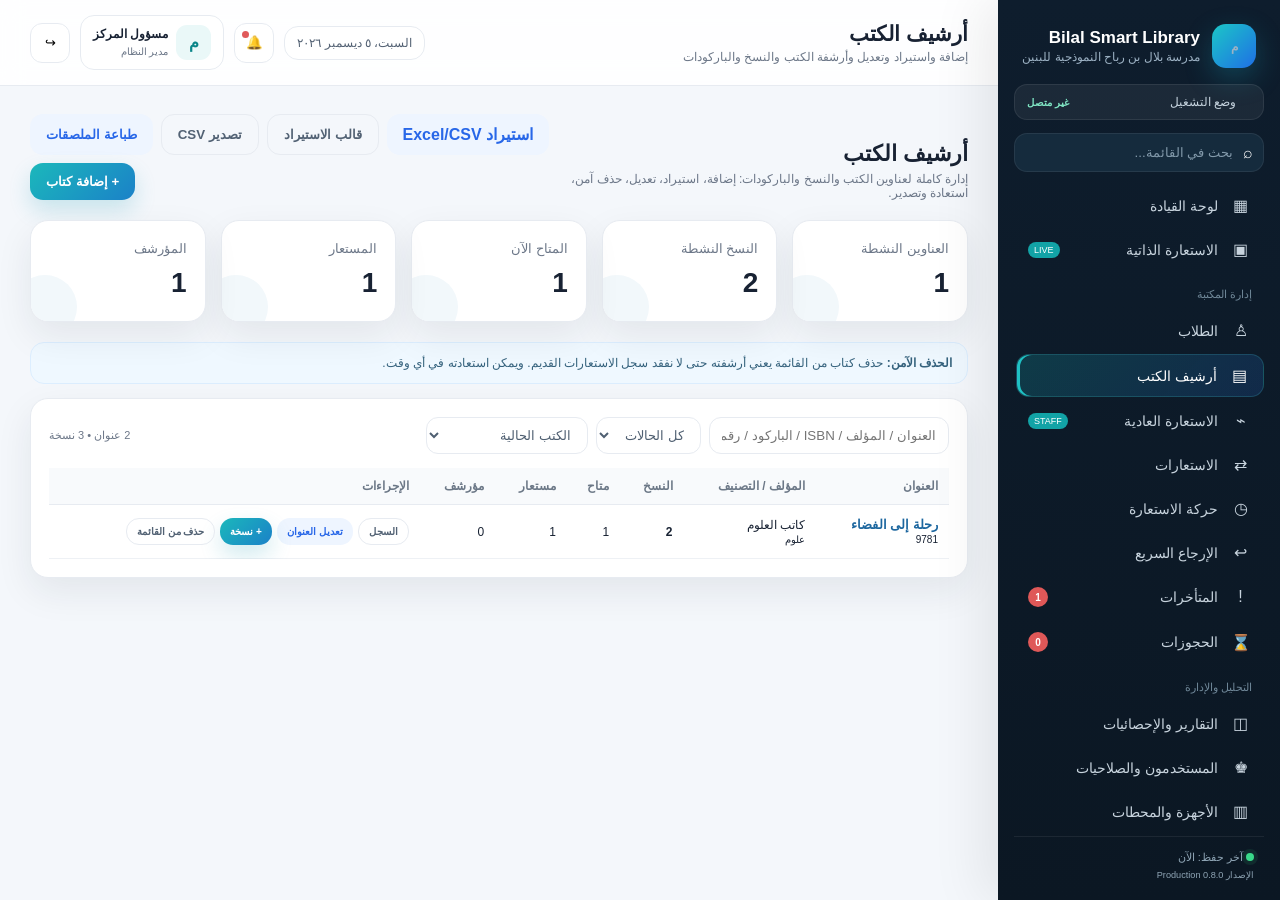
<file: _ui_test.html>
<!DOCTYPE html>
<html lang="ar" dir="rtl">
<head>
  <meta charset="UTF-8" />
  <meta name="viewport" content="width=device-width, initial-scale=1.0" />
  <title>Bilal Smart Library</title>
  <link rel="stylesheet" href="style.css" />
</head>
<body>
  <div id="loginView" class="login-shell">
    <div class="login-glow glow-1"></div><div class="login-glow glow-2"></div>
    <div class="login-card">
      <div id="loginLogoSlot" class="brand-mark logo-slot">م</div>
      <div class="login-brand">منارة التعلّم الرقمي</div>
      <h1 id="loginSiteName">Bilal Smart Library</h1>
      <p id="loginSchoolName">مدرسة بلال بن رباح النموذجية للبنين</p>
      <label>البريد الإلكتروني</label>
      <input id="loginUser" type="email" autocomplete="username" placeholder="admin@school.qa" />
      <label>كلمة المرور</label>
      <input id="loginPass" type="password" autocomplete="current-password" placeholder="••••••••" />
      <button class="btn primary wide" id="loginBtn">دخول النظام</button>
      <button class="btn ghost wide" id="kioskFromLogin">فتح محطة الاستعارة الخارجية</button>
      <div class="login-note">Production v0.8.0 — Supabase سحابي، تعدد الأجهزة، Excel، حجوزات، تجديد وRFID-ready</div>
    </div>
  </div>

  <div id="appView" class="app hidden">
    <aside class="sidebar" id="sidebar">
      <div class="sidebar-head">
        <div id="sidebarLogoSlot" class="brand-mark small logo-slot">م</div>
        <div><strong id="sidebarSiteName">منارة المكتبة</strong><span id="sidebarSchoolName">الإدارة الذكية</span></div>
      </div>
      <div class="cloud-pill" id="modePill"><span class="dot ok"></span> وضع التشغيل <b>Supabase Cloud</b></div>
      <div class="side-search"><span>⌕</span><input id="sideSearch" placeholder="بحث في القائمة..." /></div>
      <nav id="nav">
        <button class="nav-item active" data-view="dashboard"><span>▦</span>لوحة القيادة</button>
        <button class="nav-item" data-view="kiosk"><span>▣</span>الاستعارة الذاتية <em>LIVE</em></button>
        <div class="nav-label">إدارة المكتبة</div>
        <button class="nav-item" data-view="students"><span>♙</span>الطلاب</button>
        <button class="nav-item" data-view="books"><span>▤</span>أرشيف الكتب</button>
        <button class="nav-item" data-view="staffdesk"><span>⌁</span>الاستعارة العادية <em>STAFF</em></button>
        <button class="nav-item" data-view="loans"><span>⇄</span>الاستعارات</button>
        <button class="nav-item" data-view="circulation"><span>◷</span>حركة الاستعارة</button>
        <button class="nav-item" data-view="returns"><span>↩</span>الإرجاع السريع</button>
        <button class="nav-item" data-view="overdue"><span>!</span>المتأخرات <b class="badge">0</b></button>
        <button class="nav-item" data-view="reservations"><span>⌛</span>الحجوزات <b class="badge reserve-badge">0</b></button>
        <div class="nav-label">التحليل والإدارة</div>
        <button class="nav-item" data-view="reports"><span>◫</span>التقارير والإحصائيات</button>
        <button class="nav-item admin-only" data-view="users"><span>♚</span>المستخدمون والصلاحيات</button>
        <button class="nav-item admin-only" data-view="stations"><span>▥</span>الأجهزة والمحطات</button>
        <button class="nav-item" data-view="activity"><span>≡</span>سجل العمليات</button>
        <button class="nav-item admin-only" data-view="settings"><span>⚙</span>الإعدادات</button>
      </nav>
      <div class="sidebar-footer">
        <div><span class="dot ok"></span> آخر حفظ: الآن</div>
        <small>الإصدار 0.8.0 Production</small>
      </div>
    </aside>

    <main class="main">
      <header class="topbar">
        <div class="top-title"><button id="menuBtn" class="icon-btn mobile-only">☰</button><div><h2 id="pageTitle">لوحة القيادة</h2><p id="pageSub">نظرة شاملة على حركة المكتبة اليوم</p></div></div>
        <div class="top-actions">
          <div class="date-chip" id="todayChip"></div>
          <button class="icon-btn" title="الإشعارات">🔔<span class="notify-dot"></span></button>
          <div class="user-chip" id="userChip"><div class="avatar">أ</div><div><b id="topUserName">مدير النظام</b><span id="topUserRole">مدير</span></div></div>
          <button class="icon-btn" id="logoutBtn" title="خروج">↪</button>
        </div>
      </header>

      <section id="content" class="content"></section>
    </main>
  </div>

  <div id="modalBackdrop" class="modal-backdrop hidden"><div class="modal-card"><div class="modal-head"><div><h3 id="modalTitle"></h3><p id="modalSub"></p></div><button id="modalClose" class="icon-btn">×</button></div><div id="modalBody"></div></div></div>
  <div id="toast" class="toast"></div>
  <script>window.supabase={createClient:()=>({auth:{getSession:async()=>({data:{session:null}}),getUser:async()=>({data:{user:null}}),signOut:async()=>({}),signInWithPassword:async()=>({data:{user:null}})},from:()=>({}),functions:{invoke:async()=>({data:null,error:null})},channel:()=>({on(){return this},subscribe(){return this}}),removeChannel:async()=>{}})};</script>
  <script src="cloud-config.js"></script>
  <script src="app.js"></script>
<script>setTimeout(()=>{
currentUser={id:'1',displayName:'مسؤول المركز',role:'admin',active:true};remoteMode=false;
state.students=[{code:'ST001',barcode:'2100001',name:'أحمد محمد',grade:'السادس',section:'1',status:'نشط',rfidTag:'',loans:1},{code:'ST002',barcode:'2100002',name:'سالم علي',grade:'الخامس',section:'2',status:'نشط',rfidTag:'',loans:0}];
state.books=[{code:'BK001-01',barcode:'978000001',title:'رحلة إلى الفضاء',author:'كاتب العلوم',category:'علوم',shelf:'A1',accession:'A-001',isbn:'9781',publisher:'دار العلم',year:'2024',status:'متاح',archived:false,bookActive:true,dbBookId:'b1',dbCopyId:'c1'},{code:'BK001-02',barcode:'978000002',title:'رحلة إلى الفضاء',author:'كاتب العلوم',category:'علوم',shelf:'A1',accession:'A-002',isbn:'9781',publisher:'دار العلم',year:'2024',status:'مستعار',archived:false,bookActive:true,dbBookId:'b1',dbCopyId:'c2'},{code:'BK002-01',barcode:'978000003',title:'قصص من التاريخ',author:'مؤلف عربي',category:'تاريخ',shelf:'B2',accession:'B-001',isbn:'',publisher:'',year:'',status:'متاح',archived:true,bookActive:true,dbBookId:'b2',dbCopyId:'c3'}];
state.loans=[{id:'l1',studentCode:'ST001',student:'أحمد محمد',bookCode:'BK001-02',book:'رحلة إلى الفضاء',loanDateISO:'2026-10-01',dueDateISO:'2026-10-15',returnedDateISO:null,status:'مستعار',renewalsUsed:0,stationId:'KIOSK-01'}];
state.stations=[{id:'KIOSK-01',name:'مكتب مركز مصادر التعلم',location:'المكتبة',type:'staff_desk',readerMode:'barcode',enabled:true}];
state.config.currentStationId='KIOSK-01';applyBranding();showApp();render(location.hash==='#staff'?'staffdesk':'books');
},300);</script></body>
</html>
</file>
<file: style.css>
:root{
  --bg:#f4f7fb; --card:#ffffff; --text:#182233; --muted:#6c7788; --line:#e7ebf1;
  --nav:#0e1d2d; --nav2:#10283a; --accent:#12a3a6; --accent2:#0f7f91; --blue:#2867e8;
  --green:#1ca66a; --amber:#f1a33a; --red:#e55c5c; --shadow:0 14px 36px rgba(22,34,55,.08);
  --radius:18px;
}
*{box-sizing:border-box} body{margin:0;font-family:"Segoe UI",Tahoma,Arial,sans-serif;background:var(--bg);color:var(--text)}
.hidden{display:none!important}.app{min-height:100vh}.sidebar{position:fixed;top:0;right:0;width:282px;height:100vh;background:linear-gradient(180deg,var(--nav),#0b1723);color:white;padding:20px 16px;display:flex;flex-direction:column;z-index:30;box-shadow:-16px 0 50px rgba(0,0,0,.08)}
.sidebar-head{display:flex;gap:12px;align-items:center;padding:4px 8px 16px}.brand-mark{width:62px;height:62px;border-radius:20px;background:linear-gradient(135deg,#1bc7c7,#1f6fe5);display:grid;place-items:center;color:white;font-weight:900;font-size:31px;box-shadow:0 10px 28px rgba(26,168,193,.28)}.brand-mark.small{width:44px;height:44px;font-size:22px;border-radius:14px}.sidebar-head strong{display:block;font-size:17px}.sidebar-head span{display:block;color:#9db2c4;font-size:12px;margin-top:2px}
.cloud-pill{background:rgba(255,255,255,.06);border:1px solid rgba(255,255,255,.08);padding:10px 12px;border-radius:13px;font-size:12px;color:#c6d4df;display:flex;align-items:center;gap:7px;margin-bottom:13px}.cloud-pill b{margin-right:auto;font-size:10px;color:#7fe4c3}.dot{width:8px;height:8px;border-radius:50%;display:inline-block}.dot.ok{background:#39d98a;box-shadow:0 0 0 4px rgba(57,217,138,.1)}
.side-search{background:#152b3d;border:1px solid rgba(255,255,255,.07);border-radius:13px;display:flex;align-items:center;gap:6px;padding:0 10px;margin-bottom:10px}.side-search input{width:100%;background:transparent;border:0;outline:0;padding:11px 4px;color:white}.side-search input::placeholder{color:#8299aa}
nav{overflow:auto;padding-left:2px}.nav-label{color:#6f8798;font-size:11px;padding:15px 12px 6px}.nav-item{width:100%;border:0;background:transparent;color:#c7d3dd;text-align:right;padding:11px 12px;margin:3px 0;border-radius:13px;cursor:pointer;display:flex;align-items:center;gap:11px;font-size:14px;transition:.2s}.nav-item>span{width:23px;text-align:center;font-size:16px}.nav-item:hover{background:rgba(255,255,255,.06);color:#fff}.nav-item.active{background:linear-gradient(135deg,rgba(21,177,180,.22),rgba(44,112,225,.18));color:#fff;border:1px solid rgba(66,199,205,.2);box-shadow:inset 3px 0 0 #1fc1c4}.nav-item em{margin-right:auto;font-size:9px;font-style:normal;background:#12a3a6;padding:3px 6px;border-radius:20px;color:#fff}.badge{margin-right:auto;background:#df5858;color:white;min-width:20px;height:20px;border-radius:20px;display:grid;place-items:center;font-size:10px}.sidebar-footer{margin-top:auto;border-top:1px solid rgba(255,255,255,.07);padding:14px 10px 0;color:#8fa5b5;font-size:11px}.sidebar-footer small{display:block;margin-top:5px}
.main{margin-right:282px;min-height:100vh}.topbar{height:86px;background:rgba(255,255,255,.88);backdrop-filter:blur(12px);border-bottom:1px solid var(--line);display:flex;align-items:center;justify-content:space-between;padding:0 30px;position:sticky;top:0;z-index:20}.top-title{display:flex;align-items:center;gap:10px}.top-title h2{margin:0;font-size:21px}.top-title p{margin:4px 0 0;color:var(--muted);font-size:12px}.top-actions{display:flex;align-items:center;gap:10px}.date-chip,.user-chip{background:#fff;border:1px solid var(--line);border-radius:14px;padding:9px 12px}.date-chip{font-size:12px;color:#536173}.user-chip{display:flex;align-items:center;gap:8px}.user-chip b{display:block;font-size:12px}.user-chip span{font-size:10px;color:var(--muted)}.avatar{width:35px;height:35px;border-radius:11px;background:#eaf8f8;color:#0a8588;display:grid;place-items:center;font-weight:800}.icon-btn{width:40px;height:40px;border:1px solid var(--line);border-radius:12px;background:#fff;cursor:pointer;position:relative}.notify-dot{position:absolute;width:7px;height:7px;border-radius:50%;background:#e05a5a;top:7px;left:7px}.content{padding:28px 30px 40px}
.hero{background:linear-gradient(130deg,#10263a 0%,#123b55 55%,#0b7f88 100%);color:white;border-radius:24px;padding:26px 28px;box-shadow:0 18px 44px rgba(17,52,73,.16);display:flex;justify-content:space-between;gap:20px;align-items:center;overflow:hidden;position:relative}.hero:after{content:"";position:absolute;width:260px;height:260px;border-radius:50%;background:rgba(255,255,255,.05);left:-70px;top:-110px}.hero h3{font-size:24px;margin:0 0 8px}.hero p{color:#c8d9e2;margin:0;max-width:620px;line-height:1.9}.hero-actions{display:flex;gap:8px;z-index:1;flex-wrap:wrap}.btn{border:0;border-radius:13px;padding:11px 16px;font-weight:700;cursor:pointer}.btn.primary{background:linear-gradient(135deg,#1bb8bb,#1b81c8);color:white;box-shadow:0 10px 22px rgba(20,151,177,.2)}.btn.secondary{background:#eef5ff;color:#2867e8}.btn.success{background:#eaf9f2;color:#148258}.btn.danger{background:#fff0f0;color:#c64f4f}.btn.ghost{background:transparent;border:1px solid var(--line);color:#526274}.hero .btn.ghost{color:#fff;border-color:rgba(255,255,255,.23);background:rgba(255,255,255,.06)}.wide{width:100%;margin-top:9px}
.kpis{display:grid;grid-template-columns:repeat(4,1fr);gap:15px;margin:20px 0}.kpi{background:var(--card);border:1px solid var(--line);border-radius:var(--radius);padding:18px;box-shadow:var(--shadow);position:relative;overflow:hidden}.kpi:after{content:"";position:absolute;width:64px;height:64px;border-radius:50%;left:-18px;bottom:-18px;background:#f2f8fb}.kpi-top{display:flex;align-items:center;justify-content:space-between}.kpi-icon{width:42px;height:42px;border-radius:13px;display:grid;place-items:center;font-size:19px;background:#eaf7f8}.kpi small{color:var(--muted)}.kpi strong{display:block;font-size:28px;margin:10px 0 4px}.trend{font-size:11px}.trend.up{color:var(--green)}.trend.warn{color:var(--amber)}.trend.down{color:var(--red)}
.grid-2{display:grid;grid-template-columns:1.45fr 1fr;gap:16px}.card{background:#fff;border:1px solid var(--line);border-radius:var(--radius);box-shadow:var(--shadow);padding:18px}.card-head{display:flex;justify-content:space-between;align-items:center;margin-bottom:14px}.card-head h3{margin:0;font-size:16px}.card-head span{color:var(--muted);font-size:11px}.chart-bars{height:220px;display:flex;align-items:flex-end;gap:14px;padding:15px 8px 5px;border-bottom:1px solid var(--line)}.bar-wrap{flex:1;display:flex;flex-direction:column;align-items:center;gap:7px;height:100%;justify-content:flex-end}.bar{width:70%;border-radius:9px 9px 3px 3px;background:linear-gradient(180deg,#25b9b6,#2e70df);min-height:8px}.bar-wrap b{font-size:10px;color:#667385}.mini-list{display:flex;flex-direction:column;gap:10px}.mini-row{display:flex;align-items:center;gap:10px;padding:10px;border-radius:12px;background:#f8fafc}.mini-row .book-dot{width:36px;height:43px;border-radius:8px;background:linear-gradient(145deg,#1a80b7,#16aaa8);box-shadow:0 7px 15px rgba(20,132,158,.15)}.mini-row b{font-size:12px;display:block}.mini-row span{font-size:10px;color:var(--muted)}.mini-row em{margin-right:auto;font-style:normal;font-size:11px;color:#198b75;background:#eaf8f3;padding:5px 8px;border-radius:20px}
.table-card{margin-top:16px}.table-tools{display:flex;gap:8px;flex-wrap:wrap}.search{border:1px solid var(--line);border-radius:12px;padding:10px 12px;min-width:240px;outline:none}.select{border:1px solid var(--line);border-radius:12px;padding:9px 12px;background:white;color:#506072}.data-table{width:100%;border-collapse:collapse;font-size:12px}.data-table th{text-align:right;color:#6c7887;background:#f8fafc;padding:11px;border-bottom:1px solid var(--line);font-weight:700}.data-table td{padding:12px 11px;border-bottom:1px solid #eef1f5}.status{display:inline-flex;align-items:center;gap:5px;border-radius:20px;padding:5px 9px;font-size:10px;font-weight:700}.status.available{background:#eaf9f2;color:#16845b}.status.loaned{background:#edf3ff;color:#2c65cf}.status.overdue{background:#fff0ef;color:#c34e48}.status.returned{background:#f0f7f7;color:#178282}
.section-title{display:flex;justify-content:space-between;align-items:end;margin-bottom:16px}.section-title h2{margin:0;font-size:22px}.section-title p{margin:5px 0 0;color:var(--muted);font-size:12px}
.kiosk-shell{min-height:calc(100vh - 150px);background:linear-gradient(145deg,#0e2233,#0c3848 55%,#0a7580);border-radius:26px;box-shadow:0 20px 50px rgba(11,43,59,.18);padding:26px;color:white;display:grid;grid-template-columns:1fr 1.3fr;gap:22px;position:relative;overflow:hidden}.kiosk-shell:before{content:"";position:absolute;width:420px;height:420px;border:1px solid rgba(255,255,255,.07);border-radius:50%;left:-130px;bottom:-180px}.kiosk-brand{display:flex;gap:12px;align-items:center;margin-bottom:22px}.kiosk-brand h3{margin:0;font-size:21px}.kiosk-brand span{font-size:12px;color:#b8d1dc}.kiosk-panel{background:rgba(255,255,255,.08);border:1px solid rgba(255,255,255,.11);backdrop-filter:blur(12px);border-radius:22px;padding:22px;z-index:2}.kiosk-instructions h1{font-size:34px;line-height:1.4;margin:26px 0 10px}.kiosk-instructions p{color:#bed3dc;line-height:1.9}.scan-orb{width:120px;height:120px;border-radius:35px;background:linear-gradient(145deg,#18bdbb,#2872d7);display:grid;place-items:center;font-size:45px;box-shadow:0 22px 50px rgba(20,171,187,.26);margin-top:28px;animation:pulse 2.2s infinite}@keyframes pulse{50%{transform:translateY(-5px);box-shadow:0 28px 58px rgba(20,171,187,.32)}}.scan-input{width:100%;border:1px solid rgba(255,255,255,.17);background:rgba(255,255,255,.09);color:white;border-radius:16px;padding:15px 16px;font-size:15px;outline:none;margin-top:10px}.scan-input::placeholder{color:#b5cad3}.kiosk-stage{display:flex;flex-direction:column;justify-content:center}.student-card{background:white;color:var(--text);border-radius:22px;padding:20px;box-shadow:0 18px 38px rgba(0,0,0,.13)}.student-head{display:flex;gap:13px;align-items:center}.student-photo{width:58px;height:58px;border-radius:18px;background:linear-gradient(135deg,#dff6f7,#dce8ff);display:grid;place-items:center;color:#167d91;font-weight:900;font-size:22px}.student-head h3{margin:0;font-size:17px}.student-head p{margin:4px 0 0;color:var(--muted);font-size:11px}.student-code{margin-right:auto;background:#f0f6fb;border-radius:11px;padding:8px 10px;font-family:monospace;font-size:12px}.loan-book{margin-top:14px;background:#f7fafc;border:1px solid var(--line);border-radius:15px;padding:14px;display:flex;gap:12px;align-items:center}.book-cover{width:52px;height:68px;border-radius:9px;background:linear-gradient(145deg,#115e83,#16a3a0);box-shadow:0 8px 18px rgba(10,96,120,.18)}.loan-book h4{margin:0 0 5px}.loan-book p{margin:0;color:var(--muted);font-size:10px}.success-box{margin-top:15px;padding:13px;border-radius:13px;background:#eaf9f2;color:#137c55;font-size:12px;font-weight:700}.kiosk-actions{display:flex;gap:8px;margin-top:15px}
.form-grid{display:grid;grid-template-columns:repeat(3,1fr);gap:12px}.field label{display:block;font-size:11px;color:#687687;margin-bottom:5px}.field input,.field select{width:100%;border:1px solid var(--line);border-radius:12px;padding:11px 12px;outline:none;background:#fff}.info-banner{padding:13px 15px;border-radius:14px;background:#eff8ff;border:1px solid #dceeff;color:#35627d;font-size:12px;margin-bottom:14px}
.settings-grid{display:grid;grid-template-columns:repeat(2,1fr);gap:16px}.switch-row{display:flex;align-items:center;justify-content:space-between;padding:14px 0;border-bottom:1px solid var(--line)}.switch-row:last-child{border-bottom:0}.toggle{width:46px;height:25px;border-radius:20px;background:#dbe2e8;position:relative;cursor:pointer}.toggle.on{background:#1aa9a9}.toggle:after{content:"";width:19px;height:19px;border-radius:50%;background:white;position:absolute;top:3px;right:3px;transition:.2s;box-shadow:0 2px 7px rgba(0,0,0,.18)}.toggle.on:after{right:24px}
.login-shell{min-height:100vh;display:grid;place-items:center;background:linear-gradient(135deg,#0d1d2c,#10364a 48%,#0c7d85);position:relative;overflow:hidden;padding:20px}.login-glow{position:absolute;border-radius:50%;filter:blur(2px);background:rgba(255,255,255,.05)}.glow-1{width:420px;height:420px;top:-160px;right:-120px}.glow-2{width:340px;height:340px;bottom:-140px;left:-100px}.login-card{width:min(450px,95vw);background:rgba(255,255,255,.97);border-radius:28px;padding:34px;box-shadow:0 28px 80px rgba(0,0,0,.22);z-index:2}.login-card .brand-mark{margin:auto}.login-brand{text-align:center;color:#0c7f8b;font-size:12px;font-weight:800;margin-top:12px}.login-card h1{text-align:center;margin:7px 0 6px;font-size:29px}.login-card p{text-align:center;color:var(--muted);font-size:12px;margin:0 0 22px}.login-card label{display:block;font-size:11px;color:#667384;margin:12px 0 5px}.login-card input{width:100%;padding:12px;border:1px solid var(--line);border-radius:13px;outline:none}.login-note{text-align:center;color:#8491a0;font-size:10px;margin-top:14px}
.toast{position:fixed;left:25px;bottom:25px;background:#132434;color:white;padding:13px 16px;border-radius:13px;box-shadow:0 12px 30px rgba(0,0,0,.16);transform:translateY(100px);opacity:0;transition:.25s;z-index:60;font-size:12px}.toast.show{transform:translateY(0);opacity:1}.mobile-only{display:none}
@media(max-width:1100px){.kpis{grid-template-columns:repeat(2,1fr)}.grid-2{grid-template-columns:1fr}.form-grid{grid-template-columns:repeat(2,1fr)}.kiosk-shell{grid-template-columns:1fr}.settings-grid{grid-template-columns:1fr}}
@media(max-width:820px){.sidebar{transform:translateX(110%);transition:.25s}.sidebar.open{transform:translateX(0)}.main{margin-right:0}.mobile-only{display:inline-grid;place-items:center}.topbar{padding:0 14px}.date-chip,.user-chip{display:none}.content{padding:18px}.kpis{grid-template-columns:1fr}.form-grid{grid-template-columns:1fr}.kiosk-instructions h1{font-size:26px}}

/* v0.2 — practical pilot, branding, cards and barcode labels */
.logo-slot{overflow:hidden}.brand-logo{width:100%;height:100%;object-fit:contain;border-radius:inherit}.brand-mark.logo-slot img{background:#fff;padding:3px}.btn-sm{padding:7px 10px;font-size:10px}.table-scroll{overflow:auto}.empty-state{text-align:center;padding:34px 18px;color:var(--muted);background:#fafcfd;border-radius:14px}.pilot-steps{display:grid;grid-template-columns:repeat(5,1fr);gap:8px}.pilot-steps>div{background:#f8fafc;border:1px solid var(--line);border-radius:14px;padding:13px 9px;text-align:center}.pilot-steps b{width:28px;height:28px;border-radius:9px;background:#e6f7f7;color:#12878d;display:grid;place-items:center;margin:0 auto 8px}.pilot-steps span{font-size:10px;font-weight:700;color:#576778}.pilot-steps.vertical{grid-template-columns:1fr}.pilot-steps.vertical>div{display:flex;align-items:center;text-align:right;gap:10px}.pilot-steps.vertical b{margin:0}.brand-preview-mini,.brand-settings-preview{display:flex;align-items:center;gap:14px}.brand-preview-mini img,.brand-settings-preview img{width:58px;height:58px;object-fit:contain}.brand-preview-mini b,.brand-settings-preview b{display:block;font-size:15px}.brand-preview-mini span,.brand-settings-preview span{display:block;color:var(--muted);font-size:11px;margin-top:4px}.settings-logo{width:78px;height:78px;border-radius:22px;background:linear-gradient(145deg,#17384c,#0aa0a7);color:#fff;display:grid;place-items:center;font-size:27px;font-weight:900;overflow:hidden;flex:0 0 auto}.settings-logo img{width:100%;height:100%;object-fit:contain;background:#fff;padding:6px}.brand-settings-preview{padding:14px;background:#f8fafc;border:1px solid var(--line);border-radius:16px;margin-bottom:16px}.form-stack{display:grid;gap:12px}.field small{display:block;color:var(--muted);font-size:9px;margin-top:5px}.switch-help,.muted-text{font-size:10px;color:var(--muted);line-height:1.8}.modal-backdrop{position:fixed;inset:0;background:rgba(7,22,34,.52);backdrop-filter:blur(5px);z-index:100;display:grid;place-items:center;padding:20px}.modal-card{width:min(650px,96vw);background:#fff;border-radius:24px;box-shadow:0 28px 80px rgba(0,0,0,.24);padding:22px}.modal-head{display:flex;justify-content:space-between;align-items:flex-start;border-bottom:1px solid var(--line);padding-bottom:14px;margin-bottom:18px}.modal-head h3{margin:0;font-size:20px}.modal-head p{margin:5px 0 0;color:var(--muted);font-size:11px}.modal-form{display:grid;grid-template-columns:1fr 1fr;gap:12px}.modal-form .full{grid-column:1/-1}.modal-actions{display:flex;justify-content:flex-end;gap:8px;margin-top:4px}.hidden{display:none!important}
@media(max-width:900px){.pilot-steps{grid-template-columns:1fr 1fr}.modal-form{grid-template-columns:1fr}.modal-form .full{grid-column:auto}}

/* v0.3 — hardened pilot */
.scanner-ready{display:inline-flex;align-items:center;gap:8px;font-size:11px;color:#cce5e8;background:rgba(255,255,255,.07);border:1px solid rgba(255,255,255,.1);padding:8px 11px;border-radius:999px}
.kiosk-hint{font-size:10px;color:#a8c2cb;margin-top:7px}.session-strip{margin-top:14px;padding:10px 12px;background:#f3f8fb;border:1px solid var(--line);border-radius:13px;display:flex;align-items:center;justify-content:space-between;color:#5b6a79;font-size:11px}.session-strip b{color:#0b8790;font-size:13px}.row-actions{display:flex;gap:5px;flex-wrap:wrap}.backup-actions{display:flex;gap:8px;flex-wrap:wrap}.file-btn{display:inline-flex;align-items:center;justify-content:center}.status.overdue{background:#fff0ef;color:#c34e48}
@media(max-width:700px){.row-actions{min-width:170px}.backup-actions .btn,.backup-actions .file-btn{width:100%}}

/* v0.4 — Library Pro */
.toolbar-wrap{display:flex;gap:8px;flex-wrap:wrap;justify-content:flex-end}.quick-grid{display:grid;grid-template-columns:repeat(4,1fr);gap:14px;margin-top:16px}.quick-card{background:#fff;border:1px solid var(--line);border-radius:17px;padding:18px;text-align:right;box-shadow:var(--shadow);cursor:pointer;transition:.2s}.quick-card:hover{transform:translateY(-2px);border-color:#b8dfe2}.quick-card b{display:block;font-size:14px}.quick-card span{display:block;margin-top:6px;color:var(--muted);font-size:11px}.rank{width:32px;height:32px;border-radius:11px;background:#ecf7f8;color:#148b91;display:grid;place-items:center;font-weight:900}.chart-bars .bar-wrap span{font-size:10px;color:#738091}.link-btn{background:none;border:0;padding:0;color:#1d679f;font-weight:750;cursor:pointer;text-align:right}.link-btn:hover{text-decoration:underline}.danger-text{color:#c14b4b}.warning-banner{padding:13px 15px;border-radius:14px;background:#fff8e9;border:1px solid #f4dfaf;color:#8a6423;font-size:12px;margin-bottom:14px}.return-layout{display:grid;grid-template-columns:1.3fr .7fr;gap:16px}.return-card{text-align:center;padding:34px}.return-icon{width:90px;height:90px;border-radius:28px;background:linear-gradient(145deg,#18bdbb,#2872d7);color:#fff;display:grid;place-items:center;margin:0 auto 18px;font-size:39px;box-shadow:0 18px 38px rgba(19,144,177,.2)}.big-scan{width:100%;border:2px solid #d8e7eb;border-radius:16px;padding:16px;font-size:17px;outline:none;margin:14px 0}.scanner-ready.dark{color:#58717b;background:#f5f9fa;border-color:#dce8ec}.scan-empty{text-align:center;padding:45px 20px;color:#dcecf0}.scan-empty h2{font-size:28px;margin:0 0 10px}.scan-feedback{min-height:24px;margin-top:9px;font-size:11px;font-weight:700}.scan-feedback.ok{color:#6ff2ba}.scan-feedback.bad{color:#ffb0a8}.report-filter{margin-bottom:16px}.report-ranking{display:grid;gap:8px}.report-ranking>div{display:grid;grid-template-columns:34px 1fr 50px;align-items:center;gap:10px;background:#f8fafc;border:1px solid var(--line);padding:10px;border-radius:12px}.report-ranking b{width:28px;height:28px;border-radius:9px;background:#e7f6f7;color:#12848c;display:grid;place-items:center}.report-ranking span{font-size:12px;font-weight:700}.report-ranking em{text-align:center;font-style:normal;color:#167d91;font-weight:800}.station-grid{display:grid;grid-template-columns:repeat(3,1fr);gap:14px}.station-card{background:#fff;border:1px solid var(--line);border-radius:18px;padding:17px;box-shadow:var(--shadow)}.station-card.current{border-color:#53b9bc;box-shadow:0 0 0 2px rgba(31,174,178,.08),var(--shadow)}.station-top{display:flex;gap:10px;align-items:center}.station-icon{width:43px;height:43px;border-radius:13px;background:#e9f7f8;color:#11858d;display:grid;place-items:center;font-size:21px}.station-top b{display:block;font-size:13px}.station-top span:not(.status){display:block;font-size:10px;color:var(--muted);margin-top:3px}.station-top>.status{margin-right:auto}.station-meta{display:grid;gap:7px;margin:15px 0;padding:12px;background:#f8fafc;border-radius:12px}.station-meta span{display:flex;justify-content:space-between;color:var(--muted);font-size:10px}.station-meta b{color:#344657}.readiness{display:grid;grid-template-columns:repeat(3,1fr);gap:12px}.readiness>div{background:#f7fafc;border:1px solid var(--line);border-radius:15px;padding:18px;text-align:center}.readiness b{display:block;font-size:25px;color:#137f8a}.readiness span{font-size:10px;color:var(--muted)}.record-head{display:flex;align-items:center;gap:14px;background:linear-gradient(135deg,#f4fbfb,#f4f7ff);border:1px solid var(--line);border-radius:17px;padding:16px;margin-bottom:16px}.record-avatar{width:64px;height:64px;border-radius:19px;background:linear-gradient(145deg,#19b2b4,#2770d5);color:white;display:grid;place-items:center;font-size:25px;font-weight:900}.record-head h2{margin:0 0 4px}.record-head p{margin:0;color:var(--muted);font-size:11px}.record-kpis{margin-right:auto;display:flex;gap:7px;flex-wrap:wrap}.record-kpis span{background:#fff;border:1px solid var(--line);padding:9px 11px;border-radius:11px;font-size:10px;color:var(--muted)}.record-kpis b{display:block;color:#137f8a;font-size:16px;text-align:center}.record-grid{display:grid;grid-template-columns:1fr 1.3fr;gap:14px;margin-bottom:18px}.record-grid>div{border:1px solid var(--line);border-radius:14px;padding:14px;background:#fcfdfe}.record-grid h4{margin:0 0 10px}.record-grid p{font-size:11px;color:#5d6b79}.record-line{padding:8px 0;border-bottom:1px solid var(--line)}.record-line:last-child{border-bottom:0}.record-line b{display:block;font-size:11px}.record-line span{font-size:9px;color:var(--muted)}.book-cover.large{width:64px;height:80px;flex:0 0 auto}.large-modal{width:min(980px,97vw);max-height:92vh;overflow:auto}.import-summary{display:grid;grid-template-columns:repeat(3,1fr);gap:10px;margin-bottom:14px}.import-summary>div{border:1px solid var(--line);background:#f8fafc;border-radius:14px;padding:14px;text-align:center}.import-summary b{font-size:22px;display:block}.import-summary span{font-size:10px;color:var(--muted)}.import-summary .good b{color:var(--green)}.import-summary .bad b{color:var(--red)}.import-preview{max-height:430px;border:1px solid var(--line);border-radius:13px}.sync-status{margin-top:14px;padding:12px;border-radius:12px;background:#f3f8fb;color:#58717b;font-size:10px}.file-btn input{display:none}.modal-card button:disabled{opacity:.45;cursor:not-allowed}
@media print{.sidebar,.topbar,.section-title,.report-filter,.btn{display:none!important}.main{margin:0}.content{padding:0}.card,.kpi{box-shadow:none}.grid-2{grid-template-columns:1fr 1fr}}
@media(max-width:1100px){.quick-grid,.station-grid{grid-template-columns:repeat(2,1fr)}.return-layout{grid-template-columns:1fr}.readiness{grid-template-columns:1fr}}
@media(max-width:700px){.quick-grid,.station-grid{grid-template-columns:1fr}.record-head{align-items:flex-start;flex-wrap:wrap}.record-kpis{margin-right:0;width:100%}.record-grid{grid-template-columns:1fr}.toolbar-wrap{justify-content:flex-start}.toolbar-wrap .btn,.toolbar-wrap .file-btn{width:100%}}
.analytics-grid{display:grid;grid-template-columns:repeat(2,1fr);gap:16px;margin-bottom:16px}.metric-list{display:grid;gap:10px}.metric-list>div{display:flex;align-items:center;justify-content:space-between;padding:12px 14px;background:#f8fafc;border:1px solid var(--line);border-radius:12px}.metric-list span{font-size:11px;color:#596979}.metric-list b{font-size:16px;color:#137f8a}@media(max-width:900px){.analytics-grid{grid-template-columns:1fr}}
.kiosk-guest .sidebar,.kiosk-guest .topbar{display:none!important}.kiosk-guest .main{margin-right:0}.kiosk-guest .content{padding:16px}.kiosk-guest .kiosk-shell{min-height:calc(100vh - 32px)}.kiosk-exit{margin-top:12px;border:1px solid rgba(255,255,255,.18);background:rgba(255,255,255,.06);color:#d6e8ed;border-radius:11px;padding:8px 11px;cursor:pointer;font-size:10px}

/* ===== v0.6 Production Hardening ===== */
body.kiosk-mode{background:#071c28;overflow:hidden}
body.kiosk-mode .sidebar,body.kiosk-mode .topbar{display:none!important}
body.kiosk-mode .app{display:block!important}
body.kiosk-mode .main{margin:0!important;width:100vw!important;min-height:100vh!important}
body.kiosk-mode .content{padding:0!important;min-height:100vh!important;display:grid;align-items:stretch}
body.kiosk-mode .kiosk-shell{min-height:100vh;border-radius:0;margin:0;padding:clamp(22px,3vw,54px);display:grid;grid-template-columns:minmax(320px,.9fr) minmax(420px,1.1fr);gap:clamp(20px,3vw,52px)}
body.kiosk-mode .return-layout{min-height:100vh;padding:clamp(28px,4vw,70px);align-items:center;background:linear-gradient(135deg,#071c28,#0b3345)}
.kiosk-secure-exit{position:fixed;z-index:9999;left:18px;top:18px;border:1px solid rgba(255,255,255,.22);background:rgba(5,26,38,.78);backdrop-filter:blur(10px);color:#fff;border-radius:12px;padding:9px 13px;font:700 12px Tahoma,Arial;cursor:pointer;opacity:.65;transition:.2s}
.kiosk-secure-exit:hover{opacity:1;transform:translateY(-1px)}
.password-row{display:grid;grid-template-columns:1fr auto auto;gap:6px;align-items:center}
.form-error{display:none;background:#fff0f1;color:#a5232d;border:1px solid #ffcbd0;border-radius:10px;padding:10px 12px;font-weight:700;font-size:13px}
.info-banner.compact{margin:0;padding:10px 12px;font-size:12px}
.scanner-test{display:grid;gap:16px;padding:8px 0}.scan-test-result{min-height:110px;border:1px dashed #b9c8d1;border-radius:16px;background:#f7fafb;padding:18px;line-height:1.9}.scan-test-result code{direction:ltr;display:inline-block;background:#e8f2f6;padding:2px 8px;border-radius:7px;font-weight:800}
.import-progress{margin:14px 0;padding:12px 14px;border-radius:12px;background:#f1f7f9;display:flex;justify-content:space-between}
.station-card .status.returned{background:#eef2f4;color:#647985}
@media(max-width:900px){body.kiosk-mode .kiosk-shell{grid-template-columns:1fr;overflow:auto}body.kiosk-mode{overflow:auto}.password-row{grid-template-columns:1fr auto}.password-row #genPassBtn{grid-column:1/-1}}
.kiosk-mode-switch{position:fixed;z-index:9999;left:18px;top:64px;border:1px solid rgba(255,255,255,.25);background:linear-gradient(135deg,rgba(18,163,166,.92),rgba(40,103,232,.92));backdrop-filter:blur(10px);color:#fff;border-radius:12px;padding:10px 14px;font:800 12px Tahoma,Arial;cursor:pointer;box-shadow:0 8px 24px rgba(0,0,0,.18)}
.kiosk-mode-switch:hover{transform:translateY(-1px)}

/* v0.6.1 — Kiosk exit UX */
.field-error{min-height:22px;color:#b42318;font-size:13px;margin-top:-4px;margin-bottom:8px}
.kiosk-mode .modal-backdrop{z-index:99999}
.kiosk-mode .modal-card{max-width:520px}

/* v0.6.3 — Daily circulation */
.circulation-filter-card{margin-bottom:16px}
.circulation-filter-grid{display:grid;grid-template-columns:1fr 1fr 1.6fr auto;gap:12px;align-items:end}
.circulation-filter-grid .field{margin:0}
.circulation-filter-grid input,.circulation-filter-grid select{width:100%;border:1px solid var(--line);border-radius:12px;padding:10px 12px;background:#fff;outline:none}
.date-shortcuts{display:flex;gap:7px;padding-bottom:1px}
.operation-badge{display:inline-flex;align-items:center;gap:5px;border-radius:18px;padding:6px 10px;font-size:10px;font-weight:800;white-space:nowrap}
.operation-badge.checkout{background:#edf3ff;color:#2c65cf}
.operation-badge.return{background:#eaf9f2;color:#16845b}
.circulation-table small{color:var(--muted)}
@media(max-width:900px){.circulation-filter-grid{grid-template-columns:1fr 1fr}.date-shortcuts{grid-column:1/-1}.circulation-kpis{grid-template-columns:repeat(2,1fr)}}
@media(max-width:560px){.circulation-filter-grid,.circulation-kpis{grid-template-columns:1fr}}

/* v0.6.8 external kiosk activation */
.activation-code-box{display:grid;gap:8px;text-align:center;padding:18px;border:1px solid rgba(19,126,141,.18);border-radius:18px;background:linear-gradient(135deg,rgba(13,94,112,.06),rgba(34,151,154,.08));margin-bottom:14px}.activation-code-box span,.activation-code-box small{color:#667b84}.activation-code-box b{font-size:15px}.activation-code-box code{display:block;font:900 34px/1.2 ui-monospace,SFMono-Regular,Consolas,monospace;letter-spacing:8px;direction:ltr;color:#0b6f7a;background:#fff;border-radius:14px;padding:13px 18px;border:1px dashed rgba(11,111,122,.3);user-select:all}.station-meta .status{margin-inline-start:6px}


/* ======================= v0.8.0 archive + staff desk ======================= */
.archive-kpis{grid-template-columns:repeat(5,minmax(0,1fr))}
.archive-tools{flex-wrap:wrap}
.archive-row{opacity:.72;background:rgba(148,163,184,.07)}
.staff-desk-grid{display:grid;grid-template-columns:minmax(280px,.75fr) minmax(520px,1.6fr);gap:18px;margin-bottom:18px}
.staff-scan-card .big-scan{font-size:20px;min-height:58px;text-align:center;font-weight:800;letter-spacing:.6px}
.staff-form-grid{display:grid;grid-template-columns:repeat(2,minmax(0,1fr));gap:14px}
.inline-field{display:flex;gap:8px;align-items:center}.inline-field input{flex:1}
.readonly-box{min-height:44px;border:1px solid var(--border,#dbe4ea);border-radius:10px;padding:11px 12px;background:rgba(148,163,184,.08);font-weight:700}
.staff-picked-grid{display:grid;grid-template-columns:repeat(2,minmax(0,1fr));gap:12px;margin-top:16px}
.staff-selection-card{border:1px solid rgba(59,130,246,.18);background:rgba(59,130,246,.055);border-radius:14px;padding:14px;display:flex;align-items:center;justify-content:space-between;gap:12px;min-height:94px}
.staff-selection-card h3{margin:4px 0}.staff-selection-card p{margin:0;color:var(--muted,#64748b);font-size:13px}.staff-selection-card small{color:var(--muted,#64748b)}
.staff-pick-empty{border:1px dashed var(--border,#dbe4ea);border-radius:14px;padding:24px;text-align:center;color:var(--muted,#64748b);background:rgba(148,163,184,.04)}
@media(max-width:1050px){.archive-kpis{grid-template-columns:repeat(2,minmax(0,1fr))}.staff-desk-grid{grid-template-columns:1fr}.staff-form-grid,.staff-picked-grid{grid-template-columns:1fr}}
@media(max-width:640px){.archive-kpis{grid-template-columns:1fr}.inline-field{align-items:stretch;flex-direction:column}}
/* ======================= end v0.8.0 ======================= */
</file>
